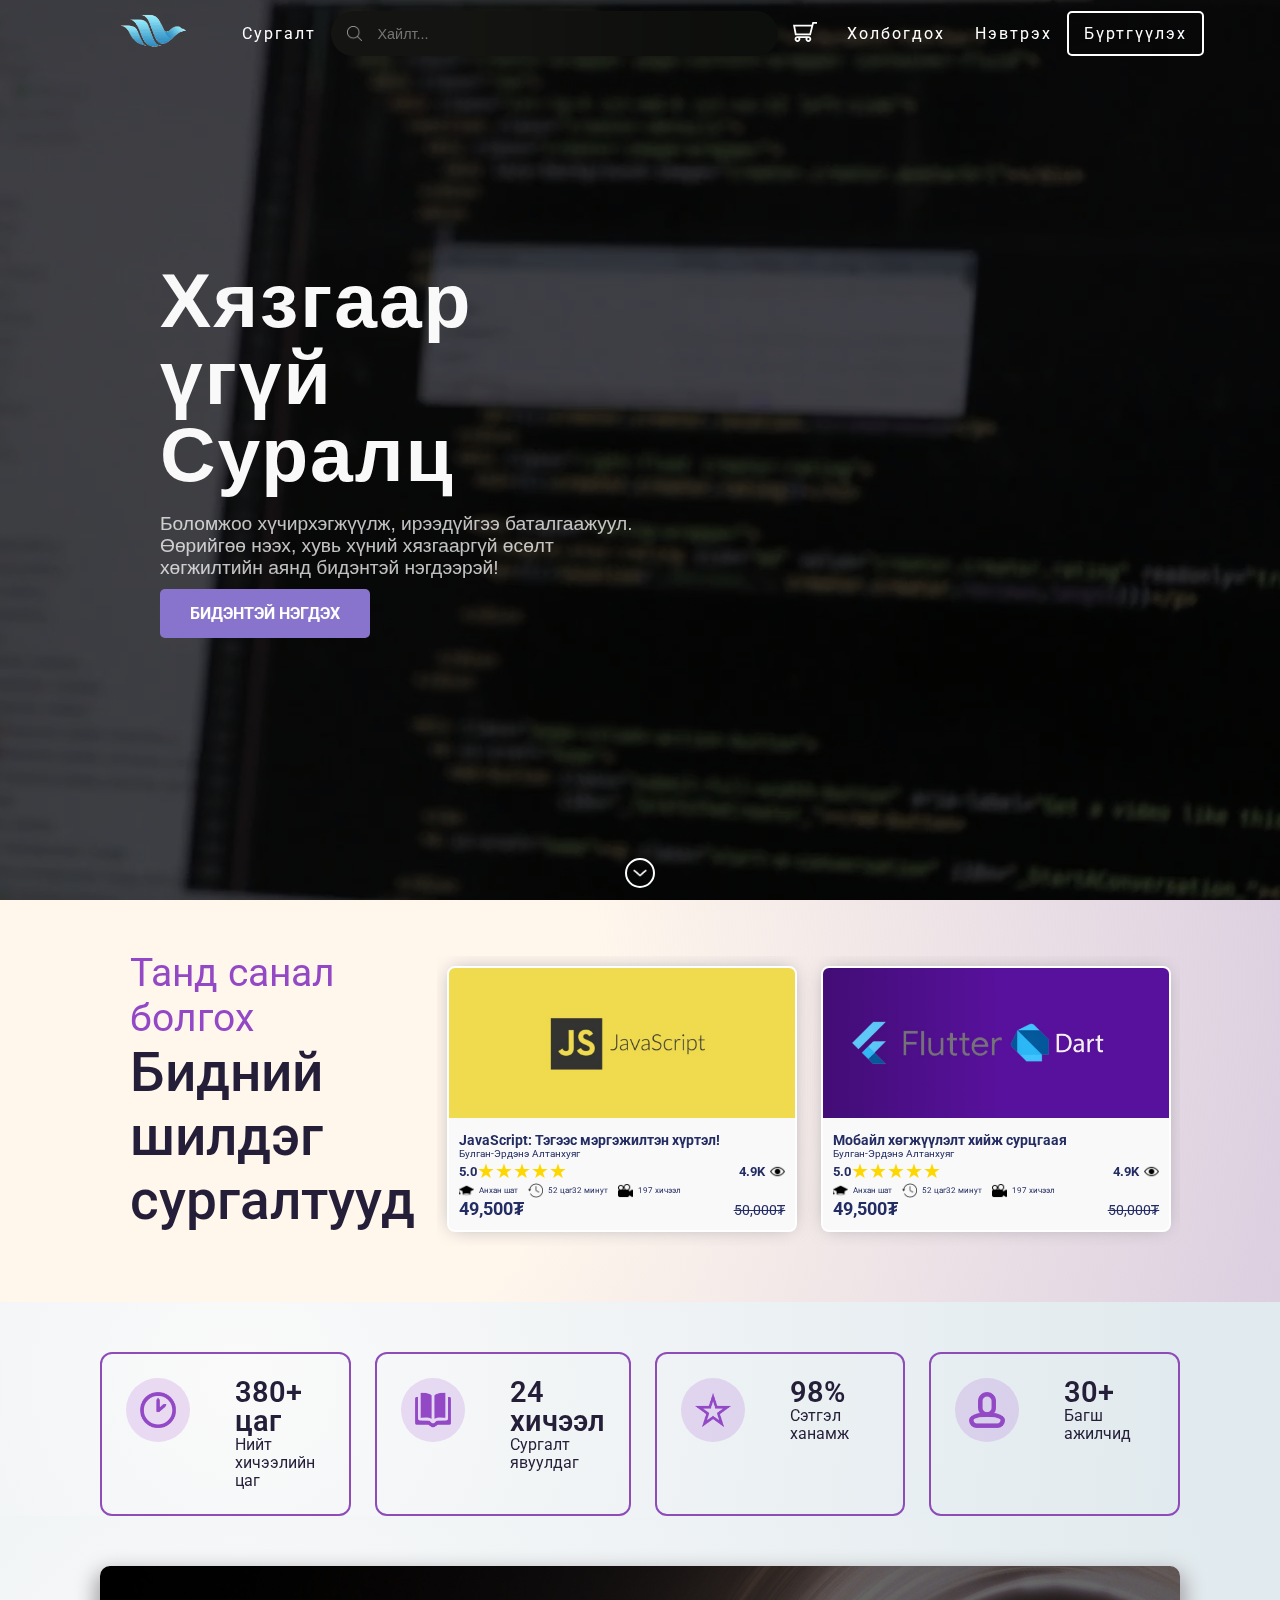
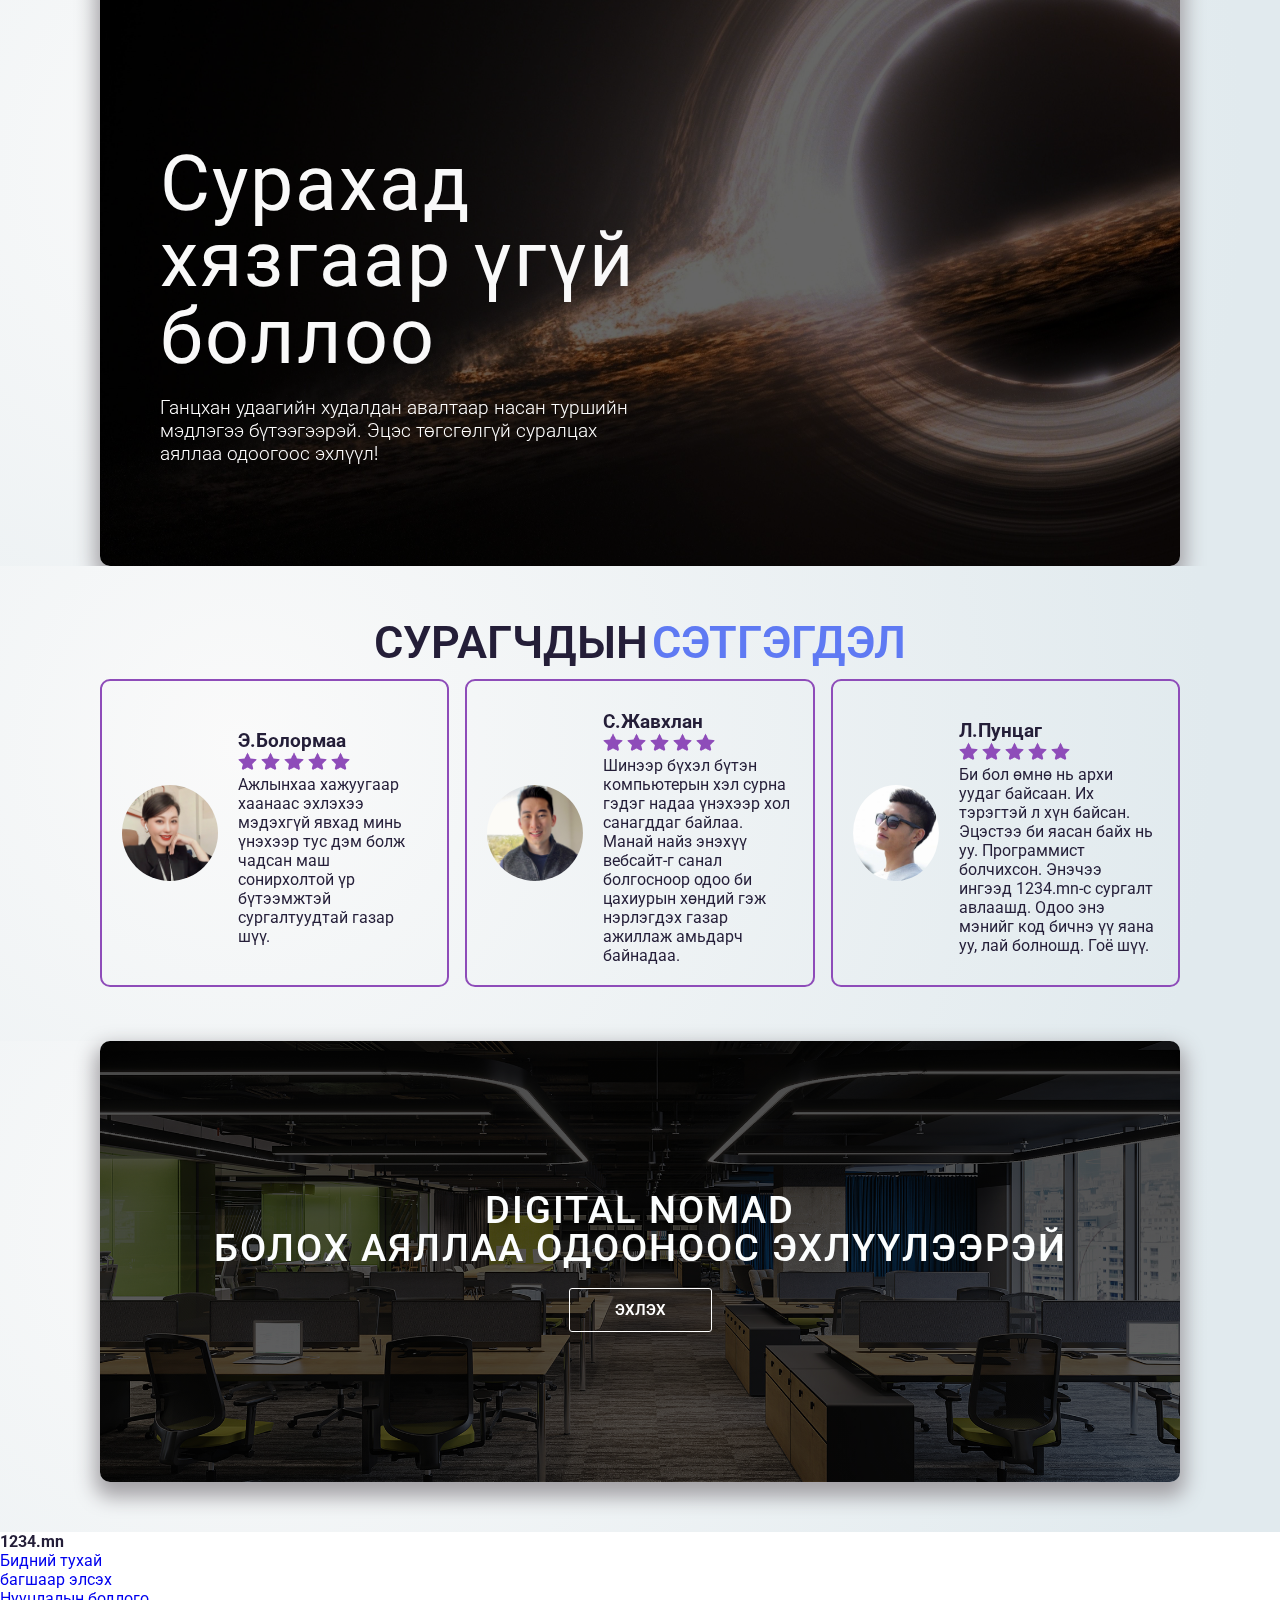
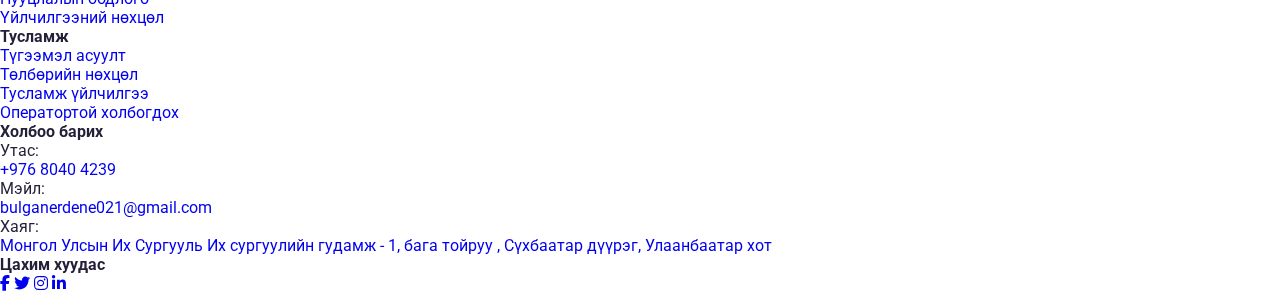
<file: index.html>
<!DOCTYPE html>
<html lang="en">
<head>
    <meta charset="UTF-8">
    <meta name="keywords" content="online courses, e-learning, education, skill development">
    <meta name="description" content="Explore a wide range of online courses on various subjects. Learn from experts and enhance your skills.">
    <meta name="viewport" content="width=device-width, initial-scale=1.0">
    <link rel="preconnect" href="https://fonts.googleapis.com">
    <link rel="preconnect" href="https://fonts.gstatic.com" crossorigin>
    <link rel="stylesheet" href="https://cdnjs.cloudflare.com/ajax/libs/font-awesome/6.4.2/css/all.min.css">
    <link href="https://fonts.googleapis.com/css2?family=Caveat&family=Roboto:wght@100;300;400;500;700&display=swap" rel="stylesheet">
    <link rel="stylesheet" href="./css/style.css">
    <script src="./js/script.js" defer></script>
    <script src="./js/header.js"></script>
    <title>1234.mn | Нүүр Хуудас</title>
</head>
<body>
    <header class="nav-bar">
        <ul class="navigation-list">
            <li class="logo-list"><a href="#"><img src="./icons/images.png" alt="logo" class="logo"></a></li>
            <li class="category"><a href="#">Сургалт</a></li>
            <li class="search-bar">
                <img src="./icons/search.png" alt="search-icon" height="15px">
                <input type="search" placeholder="Хайлт...">
            </li>
            <li class="cart"><a href="#"><img src="./icons/shopping-cart-outline-svgrepo-com.svg" alt="cart"></a></li>
            <li class="company-info"><a href="#">Холбогдох</a></li>
            <li class="login"><a href="#">Нэвтрэх</a></li>
            <li class="signup"><a href="#">Бүртгүүлэх</a></li>
        </ul>
      </header>
    <main>
        <section class="home">
            <video autoplay loop muted plays-inline class="background-clip">
                <source src="./img/SnapSave.io-The Programming _ Background Video HD-(1080p).mp4">
            </video>
            <div class="home-content">
                <h1>Хязгаар үгүй<br>Суралц</h1>
                <p class="home-p">Боломжоо хүчирхэгжүүлж, ирээдүйгээ баталгаажуул. Өөрийгөө нээх, хувь хүний хязгааргүй өсөлт хөгжилтийн аянд бидэнтэй нэгдээрэй!</p>
                <a class="home-button" href="authenticator.html">БИДЭНТЭЙ НЭГДЭХ</a>
            </div>
            <div class="scrolldown-circle">
                <img src="./icons/arrow-down.png" alt="downarrow" class="down-arrow">
            </div>
        </section>
        <section class="rec-courses">
            <div class="rec-courses-title">
                <h3>Танд санал болгох</h3>
                <h1>Бидний шилдэг сургалтууд</h1>
            </div>
            <div class="rec-courses-holder">
                <article class="course" draggable="false">
                    <a href="course.html" draggable="false">
                        <div class="course-thumbnail-holder">
                            <img src="./img/js.jpg" alt="thumbnail" draggable="false">
                        </div>
                        <div class="course-content-holder">
                            <div class="course-title-holder">
                                <strong class="course-title">JavaScript: Тэгээс мэргэжилтэн хүртэл!</strong>
                                <div class="author">
                                    <span class="course-instructor-first-name">Булган-Эрдэнэ</span>
                                    <span class="course-instructor-last-name">Алтанхуяг</span>
                                </div>
                            </div>
                            <div class="course-rating-holder">
                                <span class="course-rating-section">
                                    <div class="course-rating-index">
                                        <strong>5.0 </strong>
                                    </div>
                                    <div class="ratings">
                                        <ul class="stars" data-rating="5">
                                            <li class="star" data-value="1">★</li>
                                            <li class="star" data-value="2">★</li>
                                            <li class="star" data-value="3">★</li>
                                            <li class="star" data-value="4">★</li>
                                            <li class="star" data-value="5">★</li>
                                        </ul>
                                    </div>
                                </span>
                                <span class="course-viewer-section">
                                    <strong>4.9K</strong>
                                    <img class="views-icon" src="./icons/v130_321.png" alt="viewer-icon" height="15px" width="15px">
                                </span>
                            </div>
                            <div class="content-holder">
                                <span class="course-level-holder">
                                    <img class="course-level-icon" src="./icons/46396.png" alt="course-level" height="15px" width="15px">
                                    <p class="course-level">Анхан шат</p>
                                </span>
                                <span class="course-term-holder">
                                    <img class="course-term-icon" src="./icons/v130_310.png" alt="term of study" height="15px" width="15px">
                                    <p class="course-term-hours">52 цаг</p>
                                    <p class="course-term-minutes">32 минут</p>
                                </span>
                                <span class="course-subject-holder">
                                    <img class="course-subject-icon" src="./icons/v130_317.png" alt="subject-icon" height="15px" width="15px">
                                    <p class="course-subject">197 хичээл</p>
                                </span>
                            </div>
                            <div class="course-price-holder">
                                <div class="price-holder">
                                    <span class="price">49,500₮</span>
                                    <span class="sale">50,000₮</span>
                                </div>
                            </div>
                        </div>
                    </a>
                    <div class="cart-container"><a class="add-to-cart">САГСАНД ХИЙХ</a></div>
                </article>
                <article class="course" draggable="false">
                    <a href="course.html" draggable="false">
                        <div class="course-thumbnail-holder">
                            <img src="./img/mobile.jpg" alt="thumbnail" draggable="false">
                        </div>
                        <div class="course-content-holder">
                            <div class="course-title-holder">
                                <strong class="course-title">Мобайл хөгжүүлэлт хийж сурцгаая</strong>
                                <div class="author">
                                    <span class="course-instructor-first-name">Булган-Эрдэнэ</span>
                                    <span class="course-instructor-last-name">Алтанхуяг</span>
                                </div>
                            </div>
                            <div class="course-rating-holder">
                                <span class="course-rating-section">
                                    <div class="course-rating-index">
                                        <strong>5.0 </strong>
                                    </div>
                                    <div class="ratings">
                                        <ul class="stars" data-rating="5">
                                            <li class="star" data-value="1">★</li>
                                            <li class="star" data-value="2">★</li>
                                            <li class="star" data-value="3">★</li>
                                            <li class="star" data-value="4">★</li>
                                            <li class="star" data-value="5">★</li>
                                        </ul>
                                    </div>
                                </span>
                                <span class="course-viewer-section">
                                    <strong>4.9K</strong>
                                    <img class="views-icon" src="./icons/v130_321.png" alt="viewer-icon" height="15px" width="15px">
                                </span>
                            </div>
                            <div class="content-holder">
                                <span class="course-level-holder">
                                    <img class="course-level-icon" src="./icons/46396.png" alt="course-level" height="15px" width="15px">
                                    <p class="course-level">Анхан шат</p>
                                </span>
                                <span class="course-term-holder">
                                    <img class="course-term-icon" src="./icons/v130_310.png" alt="term of study" height="15px" width="15px">
                                    <p class="course-term-hours">52 цаг</p>
                                    <p class="course-term-minutes">32 минут</p>
                                </span>
                                <span class="course-subject-holder">
                                    <img class="course-subject-icon" src="./icons/v130_317.png" alt="subject-icon" height="15px" width="15px">
                                    <p class="course-subject">197 хичээл</p>
                                </span>
                            </div>
                            <div class="course-price-holder">
                                <div class="price-holder">
                                    <span class="price">49,500₮</span>
                                    <span class="sale">50,000₮</span>
                                </div>
                            </div>
                        </div>
                    </a>
                    <div class="cart-container"><a class="add-to-cart">САГСАНД ХИЙХ</a></div>
                </article>
                <article class="course" draggable="false">
                    <a href="course.html" draggable="false">
                        <div class="course-thumbnail-holder">
                            <img src="./img/python.png" alt="thumbnail" draggable="false">
                        </div>
                        <div class="course-content-holder">
                            <div class="course-title-holder">
                                <strong class="course-title">Python: 100 хоногийн bootcamp!</strong>
                                <div class="author">
                                    <span class="course-instructor-first-name">Булган-Эрдэнэ</span>
                                    <span class="course-instructor-last-name">Алтанхуяг</span>
                                </div>
                            </div>
                            <div class="course-rating-holder">
                                <span class="course-rating-section">
                                    <div class="course-rating-index">
                                        <strong>5.0 </strong>
                                    </div>
                                    <div class="ratings">
                                        <ul class="stars" data-rating="5">
                                            <li class="star" data-value="1">★</li>
                                            <li class="star" data-value="2">★</li>
                                            <li class="star" data-value="3">★</li>
                                            <li class="star" data-value="4">★</li>
                                            <li class="star" data-value="5">★</li>
                                        </ul>
                                    </div>
                                </span>
                                <span class="course-viewer-section">
                                    <strong>4.9K</strong>
                                    <img class="views-icon" src="./icons/v130_321.png" alt="viewer-icon" height="15px" width="15px">
                                </span>
                            </div>
                            <div class="content-holder">
                                <span class="course-level-holder">
                                    <img class="course-level-icon" src="./icons/46396.png" alt="course-level" height="15px" width="15px">
                                    <p class="course-level">Анхан шат</p>
                                </span>
                                <span class="course-term-holder">
                                    <img class="course-term-icon" src="./icons/v130_310.png" alt="term of study" height="15px" width="15px">
                                    <p class="course-term-hours">52 цаг</p>
                                    <p class="course-term-minutes">32 минут</p>
                                </span>
                                <span class="course-subject-holder">
                                    <img class="course-subject-icon" src="./icons/v130_317.png" alt="subject-icon" height="15px" width="15px">
                                    <p class="course-subject">197 хичээл</p>
                                </span>
                            </div>
                            <div class="course-price-holder">
                                <div class="price-holder">
                                    <span class="price">49,500₮</span>
                                    <span class="sale">50,000₮</span>
                                </div>
                            </div>
                        </div>
                    </a>
                    <div class="cart-container"><a class="add-to-cart">САГСАНД ХИЙХ</a></div>
                </article>
                <article class="course" draggable="false">
                    <a href="course.html" draggable="false">
                        <div class="course-thumbnail-holder">
                            <img src="./img/db.jpg" alt="thumbnail" draggable="false">
                        </div>
                        <div class="course-content-holder">
                            <div class="course-title-holder">
                                <strong class="course-title">Холбоост өгөгдлийн сангийн дизайн</strong>
                                <div class="author">
                                    <span class="course-instructor-first-name">Булган-Эрдэнэ</span>
                                    <span class="course-instructor-last-name">Алтанхуяг</span>
                                </div>
                            </div>
                            <div class="course-rating-holder">
                                <span class="course-rating-section">
                                    <div class="course-rating-index">
                                        <strong>5.0 </strong>
                                    </div>
                                    <div class="ratings">
                                        <ul class="stars" data-rating="5">
                                            <li class="star" data-value="1">★</li>
                                            <li class="star" data-value="2">★</li>
                                            <li class="star" data-value="3">★</li>
                                            <li class="star" data-value="4">★</li>
                                            <li class="star" data-value="5">★</li>
                                        </ul>
                                    </div>
                                </span>
                                <span class="course-viewer-section">
                                    <strong>4.9K</strong>
                                    <img class="views-icon" src="./icons/v130_321.png" alt="viewer-icon" height="15px" width="15px">
                                </span>
                            </div>
                            <div class="content-holder">
                                <span class="course-level-holder">
                                    <img class="course-level-icon" src="./icons/46396.png" alt="course-level" height="15px" width="15px">
                                    <p class="course-level">Анхан шат</p>
                                </span>
                                <span class="course-term-holder">
                                    <img class="course-term-icon" src="./icons/v130_310.png" alt="term of study" height="15px" width="15px">
                                    <p class="course-term-hours">52 цаг</p>
                                    <p class="course-term-minutes">32 минут</p>
                                </span>
                                <span class="course-subject-holder">
                                    <img class="course-subject-icon" src="./icons/v130_317.png" alt="subject-icon" height="15px" width="15px">
                                    <p class="course-subject">197 хичээл</p>
                                </span>
                            </div>
                            <div class="course-price-holder">
                                <div class="price-holder">
                                    <span class="price">49,500₮</span>
                                    <span class="sale">50,000₮</span>
                                </div>
                            </div>
                        </div>
                    </a>
                    <div class="cart-container"><a class="add-to-cart">САГСАНД ХИЙХ</a></div>
                </article>
                <article class="course" draggable="false">
                    <a href="course.html" draggable="false">
                        <div class="course-thumbnail-holder">
                            <img src="./img/OOP.jpg" alt="thumbnail" draggable="false">
                        </div>
                        <div class="course-content-holder">
                            <div class="course-title-holder">
                                <strong class="course-title">Объект хандалтат программчлал</strong>
                                <div class="author">
                                    <span class="course-instructor-first-name">Булган-Эрдэнэ</span>
                                    <span class="course-instructor-last-name">Алтанхуяг</span>
                                </div>
                            </div>
                            <div class="course-rating-holder">
                                <span class="course-rating-section">
                                    <div class="course-rating-index">
                                        <strong>5.0 </strong>
                                    </div>
                                    <div class="ratings">
                                        <ul class="stars" data-rating="5">
                                            <li class="star" data-value="1">★</li>
                                            <li class="star" data-value="2">★</li>
                                            <li class="star" data-value="3">★</li>
                                            <li class="star" data-value="4">★</li>
                                            <li class="star" data-value="5">★</li>
                                        </ul>
                                    </div>
                                </span>
                                <span class="course-viewer-section">
                                    <strong>4.9K</strong>
                                    <img class="views-icon" src="./icons/v130_321.png" alt="viewer-icon" height="15px" width="15px">
                                </span>
                            </div>
                            <div class="content-holder">
                                <span class="course-level-holder">
                                    <img class="course-level-icon" src="./icons/46396.png" alt="course-level" height="15px" width="15px">
                                    <p class="course-level">Анхан шат</p>
                                </span>
                                <span class="course-term-holder">
                                    <img class="course-term-icon" src="./icons/v130_310.png" alt="term of study" height="15px" width="15px">
                                    <p class="course-term-hours">52 цаг</p>
                                    <p class="course-term-minutes">32 минут</p>
                                </span>
                                <span class="course-subject-holder">
                                    <img class="course-subject-icon" src="./icons/v130_317.png" alt="subject-icon" height="15px" width="15px">
                                    <p class="course-subject">197 хичээл</p>
                                </span>
                            </div>
                            <div class="course-price-holder">
                                <div class="price-holder">
                                    <span class="price">49,500₮</span>
                                    <span class="sale">50,000₮</span>
                                </div>
                            </div>
                        </div>
                    </a>
                    <div class="cart-container"><div class="cart-container"><a class="add-to-cart">САГСАНД ХИЙХ</a></div></div>
                </article>
                <article class="course" draggable="false">
                    <a href="course.html" draggable="false">
                        <div class="course-thumbnail-holder">
                            <img src="./img/algo.jpg" alt="thumbnail" draggable="false">
                        </div>
                        <div class="course-content-holder">
                            <div class="course-title-holder">
                                <strong class="course-title">Өгөгдлийн бүтэц ба Алгоритм</strong>
                                <div class="author">
                                    <span class="course-instructor-first-name">Булган-Эрдэнэ</span>
                                    <span class="course-instructor-last-name">Алтанхуяг</span>
                                </div>
                            </div>
                            <div class="course-rating-holder">
                                <span class="course-rating-section">
                                    <div class="course-rating-index">
                                        <strong>5.0 </strong>
                                    </div>
                                    <div class="ratings">
                                        <ul class="stars" data-rating="5">
                                            <li class="star" data-value="1">★</li>
                                            <li class="star" data-value="2">★</li>
                                            <li class="star" data-value="3">★</li>
                                            <li class="star" data-value="4">★</li>
                                            <li class="star" data-value="5">★</li>
                                        </ul>
                                    </div>
                                </span>
                                <span class="course-viewer-section">
                                    <strong>4.9K</strong>
                                    <img class="views-icon" src="./icons/v130_321.png" alt="viewer-icon" height="15px" width="15px">
                                </span>
                            </div>
                            <div class="content-holder">
                                <span class="course-level-holder">
                                    <img class="course-level-icon" src="./icons/46396.png" alt="course-level" height="15px" width="15px">
                                    <p class="course-level">Анхан шат</p>
                                </span>
                                <span class="course-term-holder">
                                    <img class="course-term-icon" src="./icons/v130_310.png" alt="term of study" height="15px" width="15px">
                                    <p class="course-term-hours">52 цаг</p>
                                    <p class="course-term-minutes">32 минут</p>
                                </span>
                                <span class="course-subject-holder">
                                    <img class="course-subject-icon" src="./icons/v130_317.png" alt="subject-icon" height="15px" width="15px">
                                    <p class="course-subject">197 хичээл</p>
                                </span>
                            </div>
                            <div class="course-price-holder">
                                <div class="price-holder">
                                    <span class="price">49,500₮</span>
                                    <span class="sale">50,000₮</span>
                                </div>
                            </div>
                        </div>
                    </a>
                    <div class="cart-container"><div class="cart-container"><a class="add-to-cart">САГСАНД ХИЙХ</a></div></div>
                </article>
            </div>
        </section>
        <section class="statistics">
            <div class="stat-container">
                <article class="stat">
                    <div class="stat-icon">
                        <img src="./icons/time-8-xxl.png" alt="time_icon">
                    </div>
                    <div class="stat-text">
                        <h4>380+ цаг</h4>
                        <p>Нийт хичээлийн цаг</p>
                    </div>
                </article>
                <article class="stat">
                    <div class="stat-icon">
                        <img src="./icons/literature-xxl.png" alt="course-icon">
                    </div>
                    <div class="stat-text">
                        <h4>24 хичээл</h4>
                        <p>Сургалт явуулдаг</p>
                    </div>
                </article>
                <article class="stat">
                    <div class="stat-icon">
                        <img src="./icons/star-4-xxl.png" alt="rev)icon">
                    </div>
                    <div class="stat-text">
                        <h4>98%</h4>
                        <p>Сэтгэл ханамж</p>
                    </div>
                </article>
                <article class="stat">
                    <div class="stat-icon">
                        <img src="./icons/user-6-xxl.png" alt="user_icon">
                    </div>
                    <div class="stat-text">
                        <h4>30+</h4>
                        <p>Багш ажилчид</p>
                    </div>
                </article>
            </div>
        </section>
        <section class="carousel">
            <div class="carousel_inner carousel__fade">
               <article class="carousel_item carousel_item__active">
                  <img src="./img/slider1.jpg" alt="" class="carousel_img" draggable="false">
                  <div class="carousel_caption-1">
                    <h1>Сурахад хязгаар үгүй боллоо</h1>
                    <p>Ганцхан удаагийн худалдан авалтаар насан туршийн мэдлэгээ бүтээгээрэй. Эцэс төгсгөлгүй суралцах аяллаа одоогоос эхлүүл!</p>
                  </div>
               </article>
               <article class="carousel_item">
                  <img src="./img/slider3.jpg" alt="" class="carousel_img drag" draggable="false">
                  <div class="carousel_caption-2">
                    <h1>Боловсролын шилдэг мэргэжилтнүүд</h1>
                    <p>Манай сургалтуудыг шилдэг их дээд сургуулиудад багшилдаг, олон жилийн арвин туршлагатай онцгой багш нар зааж байна.</p>
                  </div>
               </article>
               <article class="carousel_item">
                  <img src="./img/slider2.jpg" alt="" class="carousel_img" draggable="false">
                  <div class="carousel_caption-3">
                    <h1>НАСАН ТУРШИЙН БАТАЛГААГ ЗӨВХӨН ТАНД</h1>
                    <p>Бид таны амжилтад чин сэтгэлээсээ хандан, олж авсан мэдлэг бүрийг тань батлах сертификат олгох болно.</p>
                  </div>
               </article>
            </div>
        </section>
        <section class="testimonials">
            <div class="testim-header">
                <span class="test-left">СУРАГЧДЫН</span>
                <span class="test-right">СЭТГЭГДЭЛ</span>
            </div>
            <div class="testim-row">
                <article class="testim-col">
                    <img src="./img/rev-prof1.jpg" alt="rev-prof1">
                    <div class="testim-container">
                        <h3 class="user-name">Э.Болормаа</h3>
                        <div class="star-container">
                            <img src="./icons/star-2-xxl.png" alt="star-2-xxl" class="testim-star">
                            <img src="./icons/star-2-xxl.png" alt="star-2-xxl" class="testim-star">
                            <img src="./icons/star-2-xxl.png" alt="star-2-xxl" class="testim-star">
                            <img src="./icons/star-2-xxl.png" alt="star-2-xxl" class="testim-star">
                            <img src="./icons/star-2-xxl.png" alt="star-2-xxl" class="testim-star">
                        </div>
                        <p class="user-review">
                            Ажлынхаа хажуугаар хаанаас эхлэхээ мэдэхгүй явхад минь үнэхээр тус дэм болж чадсан маш сонирхолтой үр бүтээмжтэй сургалтуудтай газар шүү.
                        </p>
                    </div>
                </article>
                <article class="testim-col">
                    <img src="./img/rev-prof2.jpg" alt="rev-prof1">
                    <div class="testim-container">
                        <h3 class="user-name">С.Жавхлан</h3>
                        <div class="star-container">
                            <img src="./icons/star-2-xxl.png" alt="star-2-xxl" class="testim-star">
                            <img src="./icons/star-2-xxl.png" alt="star-2-xxl" class="testim-star">
                            <img src="./icons/star-2-xxl.png" alt="star-2-xxl" class="testim-star">
                            <img src="./icons/star-2-xxl.png" alt="star-2-xxl" class="testim-star">
                            <img src="./icons/star-2-xxl.png" alt="star-2-xxl" class="testim-star">
                        </div>
                        <p class="user-review">
                            Шинээр бүхэл бүтэн компьютерын хэл сурна гэдэг надаа үнэхээр хол санагддаг байлаа. Манай найз энэхүү вебсайт-г санал болгосноор одоо би цахиурын хөндий гэж нэрлэгдэх газар ажиллаж амьдарч байнадаа.
                        </p>
                    </div>
                </article>
                <article class="testim-col">
                    <img src="./img/rev-prof3.jpg" alt="rev-prof1">
                    <div class="testim-container">
                        <h3 class="user-name">Л.Пунцаг</h3>
                        <div class="star-container">
                            <img src="./icons/star-2-xxl.png" alt="star-2-xxl" class="testim-star">
                            <img src="./icons/star-2-xxl.png" alt="star-2-xxl" class="testim-star">
                            <img src="./icons/star-2-xxl.png" alt="star-2-xxl" class="testim-star">
                            <img src="./icons/star-2-xxl.png" alt="star-2-xxl" class="testim-star">
                            <img src="./icons/star-2-xxl.png" alt="star-2-xxl" class="testim-star">
                        </div>
                        <p class="user-review">
                            Би бол өмнө нь архи уудаг байсаан. Их тэрэгтэй л хүн байсан. Эцэстээ би яасан байх нь уу. Программист болчихсон. Энэчээ ингээд 1234.mn-с сургалт авлаашд. Одоо энэ мэнийг код бичнэ үү яана уу, лай болношд. Гоё шүү.
                        </p>
                    </div>
                </article>
            </div>
        </section>
        <section class="about-us">
            <div class="about-us-container">
                <h1>DIGITAL NOMAD <br> БОЛОХ АЯЛЛАА ОДООНООС ЭХЛҮҮЛЭЭРЭЙ</h1>
                <a class="about-us-button">ЭХЛЭХ</a>
            </div>
        </section>
    </main>
    <footer class="footer">
        <div class="container">
            <div class="row">
                <div class="footer-col">
                    <h4>1234.mn</h4>
                    <ul>
                        <li><a href="#">Бидний тухай</a></li>
                        <li><a href="#">багшаар элсэх</a></li>
                        <li><a href="#">Нууцлалын бодлого</a></li>
                        <li><a href="#">Үйлчилгээний нөхцөл</a></li>
                    </ul>
                </div>
                <div class="footer-col">
                    <h4>Тусламж</h4>
                    <ul>
                        <li><a href="#">Түгээмэл асуулт</a></li>
                        <li><a href="#">Төлбөрийн нөхцөл</a></li>
                        <li><a href="#">Тусламж үйлчилгээ</a></li>
                        <li><a href="#">Оператортой холбогдох</a></li>
                    </ul>
                </div>
                <div class="footer-col">
                    <h4>Холбоо барих</h4>
                    <ul>
                        <li>
                            <p>Утас:</p>
                            <a href="tel:+97680404239">+976 8040 4239</a>
                        </li>
                        <li>
                            <p>Мэйл:</p>
                            <a href="mailto:bulganerdene021@gmail.com">bulganerdene021@gmail.com</a>
                        </li>
                        <li>
                            <p>Хаяг:</p>
                            <a href="#">Монгол Улсын Их Сургууль
                                Их сургуулийн гудамж - 1, бага тойруу , Сүхбаатар дүүрэг, Улаанбаатар хот</a>
                        </li>
                    </ul>
                </div>
                <div class="footer-col">
                    <h4>Цахим хуудас</h4>
                    <div class="social-links">
                        <a href="#"><i class="fab fa-facebook-f"></i></a>
                        <a href="#"><i class="fab fa-twitter"></i></a>
                        <a href="#"><i class="fab fa-instagram"></i></a>
                        <a href="#"><i class="fab fa-linkedin-in"></i></a>
                    </div>
                </div>
            </div>
        </div>
   </footer>
</body>
</html>
</file>
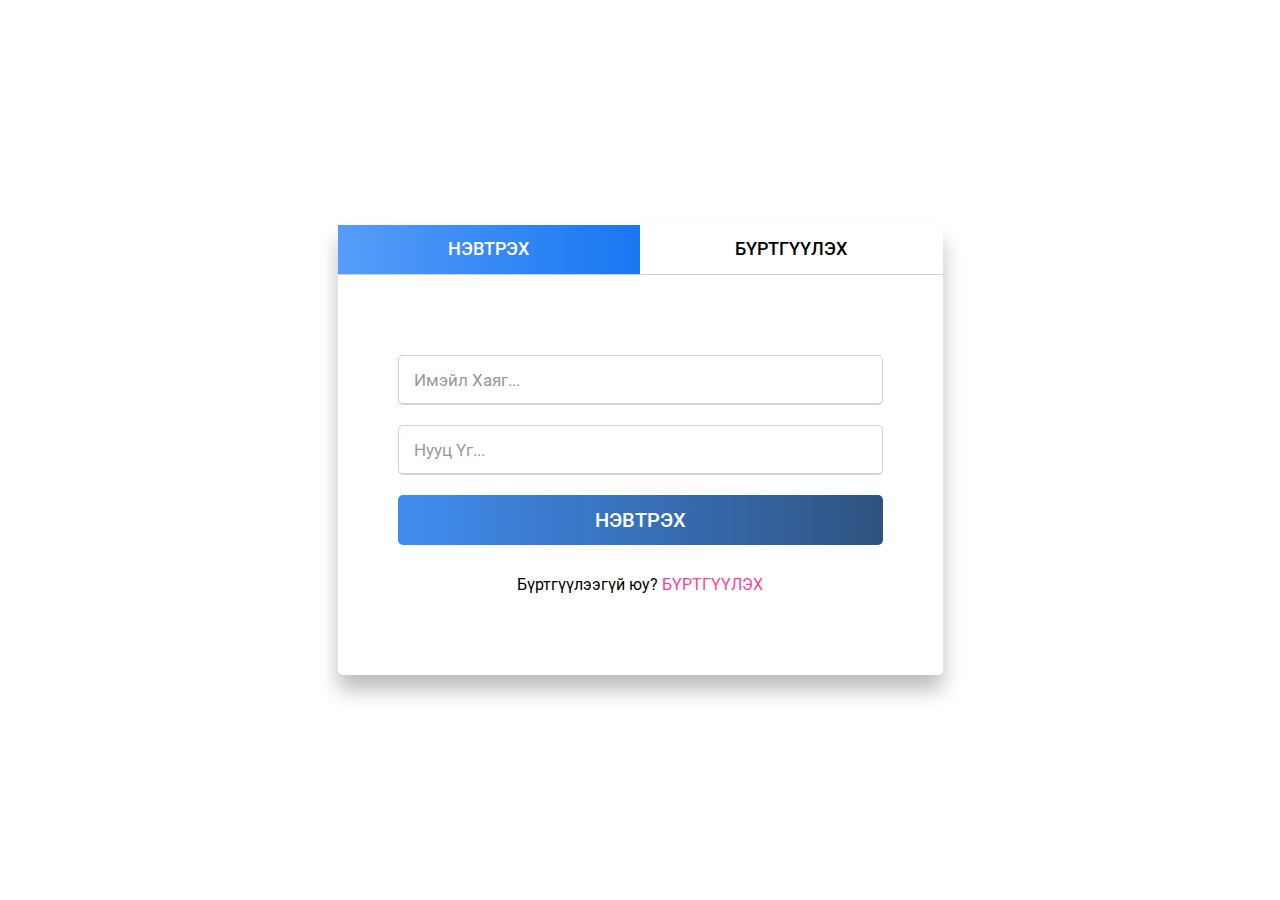
<file: authenticator.html>
<!DOCTYPE html>
<html lang="en">
<head>
    <meta charset="UTF-8">
    <meta name="viewport" content="width=device-width, initial-scale=1.0">
    <link rel="preconnect" href="https://fonts.googleapis.com">
    <link rel="preconnect" href="https://fonts.gstatic.com" crossorigin>
    <link rel="stylesheet" href="https://cdnjs.cloudflare.com/ajax/libs/font-awesome/6.4.2/css/all.min.css">
    <link href="https://fonts.googleapis.com/css2?family=Caveat&family=Roboto:wght@300;400;500;700&display=swap" rel="stylesheet">
    <link rel="stylesheet" href="./css/auth-style.css">
    <title>Бүртгүүлэх</title>
</head>
<body>
    <div class="aut-container">
        <div class="slide-controls">
            <input type="radio" name="slide" id="login" checked>
            <input type="radio" name="slide" id="signup">
            <label for="login" class="slide login">НЭВТРЭХ</label>
            <label for="signup" class="slide signup">БҮРТГҮҮЛЭХ</label>
            <div class="slider-tab"></div>
        </div>
        <div class="wrapper">
        <div class="form-container">
            <div class="form-inner">
                <form action="#" class="login">
                    <div class="field">
                    <input type="text" placeholder="Имэйл Хаяг..." required>
                    </div>
                    <div class="field">
                    <input type="password" placeholder="Нууц Үг..." required>
                    </div>
                    <div class="field btn">
                    <div class="btn-layer"></div>
                    <input type="submit" value="НЭВТРЭХ">
                    </div>
                    <div class="signup-link">
                    Бүртгүүлээгүй юу? <a href="">БҮРТГҮҮЛЭХ</a>
                    </div>
                </form>
                <form action="#" class="signup">
                    <div class="field">
                    <input type="text" placeholder="Имэйл Хаяг..." required>
                    </div>
                    <div class="field">
                    <input type="password" placeholder="Нууц Үг..." required>
                    </div>
                    <div class="field">
                    <input type="password" placeholder="Нууц Үг..." required>
                    </div>
                    <div class="field btn">
                    <div class="btn-layer"></div>
                    <input type="submit" value="БҮРТГҮҮЛЭХ">
                    </div>
                </form>
            </div>
        </div>
        </div>
    </div>
    <script src="./js/auth.js"></script>
 </body>
</html>
</file>
<file: css/style.css>
html{
    font-size: 100%;
}
* {
    box-sizing: border-box;
    margin: 0;
    padding: 0;
}

.logo {
    width: 120px;
}
body {
    background-color: hsl(0, 0%, 100%);
    color: hsl(252, 30%, 17%);
    font-family: 'Roboto', sans-serif;
    font-size: 1rem;
    font-weight: 400;
}
.search-bar {
    backdrop-filter: blur(100px);
    border-radius: 2rem;
    padding: 0.6rem 1rem;
    transition: ease 0.6s;
}
.search-bar input[type="search"] {
    background: transparent;
    border: 0px solid;
    width: 30vw;
    margin-left: 1rem;
    font-size: 0.9rem;
    color: hsl(0, 0%, 100%);
}
.navigation-list li {
    display: flex;
    align-items: center;
    justify-content: center;
}
.company-info button{
    background: transparent;
    border: 0px solid;
}

textarea:focus, input:focus{
    outline: none;
}
header {
    position: fixed;
    top: 0;
    left: 0;
    width: 100%;
    display: flex;
    justify-content: space-between;
    align-items: center;
    transition: 0.6s;

}
header .logo {
    position: relative;
    font-weight: 700;
    color: #ffffff;
    text-decoration: none;
    font-size: 2em;
    text-transform: uppercase;
    letter-spacing: 2px;
    transition: 0.6s;
}
header ul li {
    position: relative;
    list-style: none;
}
header ul li a{
    position: relative;
    margin: 0 15px;
    text-decoration: none;
    color: #ffffff;
    letter-spacing: 2px;
    font-weight: 500px;
    transition: 0.6s;
}
.nav-bar {
    background: transparent;
    width: 100%;
    display: flex;
    align-items: center;
    justify-content: center;
    padding: 0.7rem 0;
    position: fixed;
    z-index: 10;
}
.nav-bar ul {
    padding-left: 80px;
    padding-right: 80px;
    display: flex;
    justify-content: center;
    width: 100%;
}
.navigation-list li{
    width: 100%;
}
.navigation-list ul li {
    padding: 10px 30px;
}
header.sticky{
    padding: 5px 10px;
    background: #ffffff;
    filter: drop-shadow(0 -5px 5px #000000);
}
header.sticky .logo,
header.sticky ul li a {
    color:#000000;
}
header.sticky .search-bar {
    background-color: hsl(252,30%,95%);
}
header.sticky .search-bar  input[type="search"] {
    color: hsl(252, 30%, 17%);
}
.signup {
    border: 2px solid #ffffff;
    border-radius: 5px;
    transition: ease 0.3s;
}
.nav-bar ul li a:hover {
    transform: scale(1.03);
}

.nav-bar ul li a:hover::after{
    color: #ffffff;
}
section {
    padding-left: 100px;
    padding-right: 100px;
    padding-top: 50px;
    padding-bottom: 50px;
}
.background-clip {
    position: absolute;
    right: 0;
    bottom: 0;
    z-index: -1;
}
header.sticky .cart img{
    filter: brightness(1) invert(0);
    transition: ease 0.6s;
}
.cart img {
    filter: brightness(0) invert(1);
    width: 24px;
  }
.home {
    width: 100%;
    height: 100vh;
    background-color: rgba(0, 0, 0, 0.65);
    background-position: center;
    display: grid;
    grid-template-columns: repeat(1, 1fr);
    align-items: center;
}
.home-content {
    width: 50%;
    padding-left: 60px;
}
.home-content h1{
    font-size:  4.8rem;
    line-height: 1;
    color: #f9f9f9;
    font-family: 'Roboto-Bold', sans-serif;
    letter-spacing: 2px;
    margin-bottom: 20px;
}
.home-content p {
    color: #ffffffbf;
    font-size: 1.2rem;
    font-family: 'Roboto-Light', sans-serif;
    font-weight: 100;
}
.home-button {
    display: inline-block;
    margin-top: 10px;
    font-size: 1rem;
    font-weight: 700;
    padding: 15px 30px;
    background: hsl(253, 47%, 63%);
    color: #ffffff;
    border-radius: 5px;
    transition: ease .40s;
}
.home-button:hover {
    background: hsl(253, 36%, 69%);
    transform: scale(1.03);
}
.scrolldown-circle{
    display: flex;
    position: absolute;
    top: 97%;
    left: 50%;
    transform: translate(-50%,-50%);
    border: 2px solid #ffffff;
    border-radius: 50%;
    width: 30px;
    height: 30px;
    line-height: 100px;
    overflow: hidden;
}
.scrolldown-circle .down-arrow {
    filter: brightness(0) invert(1);
    width: 50px;
    margin: 0;
    padding: 0;
    animation: animate 1.87s linear infinite;
}
@keyframes animate{
    0%{
        transform: translateY(-50px);

    }
    20%{
        transform: translateY(0px);
    }
    40%{
        transform: translateY(0px);
    }
    60%{
        transform: translateY(0px);
    }
    100%{
        transform: translateY(100px);
    }
}
.testim-row {
    margin-top: 5%;
    display: flex;
    justify-content: space-between;
    gap: 1rem;
}

.testimonials {
    padding-bottom: 0;
    margin: 0;
    text-align: center;
    background: radial-gradient(circle at 18.7% 37.8%, rgb(250, 250, 250) 0%, rgb(225, 234, 238) 90%);
}
.testim-row,
.testim-header {
    margin: 0;
}
.testim-col {
    flex-basis: 48%;
    border-radius: 10px;
    border: 2px solid #8e4cb9;
    margin-bottom: 5%;
    text-align: left;
    padding: 20px;
    cursor: pointer;
    display: flex;
    align-items: center;
}

.testim-col img {
    height: 6rem;
    margin-right: 20px;
    border-radius: 50%;
}

.testim-col .testim-star {
    width: 1.2rem;
    height: 1.2rem;
    margin: 0;
}

.testim-col p {
    margin: 0;
}

.testim-col h3 {
    margin-top: 10px;
    text-align: left;
}
.testim-header{
    padding-bottom: 10px;
}
.testim-header span{
    font-size:  2.8rem;
    text-align: center;
    font-weight: 600;
    margin-bottom: 20px;
}
.test-right {
    color: #5f7af3;
}
.statistics {
    background: radial-gradient(circle at 18.7% 37.8%, rgb(250, 250, 250) 0%, rgb(225, 234, 238) 90%);
    padding-bottom: 0;
}
.stat-container,
.carousel {
    margin: 0;
    padding-bottom: 0;
}
.stat-container {
    grid-column-gap: 24px;
    grid-row-gap: 24px;
    grid-template-rows: auto;
    grid-template-columns: 1fr 1fr 1fr 1fr;
    grid-auto-columns: 1fr;
    display: grid;
}
.stat {
    grid-column-gap: 45px;
    grid-row-gap: 16px;
    border: 2px solid #8e4cb9;
    border-radius: 12px;
    flex-direction: row;
    align-items: flex-start;
    padding: 24px;
    display: flex;
}
.stat-icon {
    display: flex;
    justify-content: center;
    align-items: center;
    background-color: #800ecc21;
    height: 64px;
    width: 64px;
    border-radius: 50%;
    padding: 12px;
}
.stat-icon img {
    height: 36px;
    width: 36px;
}
.stat-text h4 {
    margin-top: 0;
    margin-bottom: 0;
    font-size: 1.8rem;
    font-weight: 600;
    line-height: 100%;
}
.stat-text p {
    margin-bottom: 0;
    font-size: 0.975rem;
}
.stat-text {
    flex-direction: column;
    flex: 1;
    align-items: flex-start;
    display: flex;
}
.instructor {
    margin-top: 100px;
    margin-bottom: 100px;
    display: flex;
    justify-content: center;
    flex-direction: column;

}

  .instructor article {
    justify-content: center;
    align-items: center;
    display: grid;
    grid-template-columns: 500px 500px;
    gap: 20px;
}

.ring {
    position: absolute;
    margin-right: 200px;
    margin-bottom: 90px;
    width: 346px;
    height: 346px;
    border: 7px solid red;
    border-radius: 50%;
    z-index: -1;
}

.image-container {
    display: flex;
    justify-content: center;
    align-items: center;

}

.text-content {
    display:grid;
    justify-content: center;
}

.text-content p{
    width: 420px;
    font-size: 1.25rem;
    padding-left: 50px;
    padding-right: 30px;
}

.text-content h2{
    width: 500px;
    font-size: 2.5rem;
}

.text-content h2,
.text-content p {
    margin: 0;
}

.text-content a{
    text-decoration: none;
    margin-top: 30px;
    border-radius: 10px;
    display: flex;
    width: 213px;
    height: 48px;
    justify-content: center;
    align-items: center;
    color: #ffffff;
    background-color: #000000;
}
.course-content-holder{
    font-family: 'Roboto-Bold';
}
.rec-courses{ 
    display: flex;
    justify-content: center;
    align-items: center;
    gap: 15px;
    background: radial-gradient(circle at 10% 20%, rgb(255, 246, 236) 39.5%, rgba(100, 46, 122, 0.23) 100.2%);
}
.rec-courses-title{
    padding-left: 30px;
    display: block;
    justify-content: center;
    align-items: center;
}
.rec-courses-title h3{
    font-size: 2.413rem;
    font-weight: 400;
    color: #9348c5;
}
.rec-courses-title h1{
    font-size: 3.413rem;
    font-weight: 500;

}
.rec-courses-title {
    padding-bottom: 20px;
}
.rec-courses-holder {
    white-space: nowrap;
    overflow: hidden;
    cursor: pointer;
    scroll-snap-type: x mandatory;
    scroll-behavior: smooth;

}
.rec-courses-holder::-webkit-scrollbar {
    display: none;
}
.rec-courses-holder span, 
.rec-courses-holder strong{
    font-family: 'Roboto', sans-serif;
    color: rgb(35, 44, 99);
}
.rec-courses-holder div{
    margin: 0;
}

.rec-courses-holder.dragging{
    scroll-snap-type: none;
    scroll-behavior: auto;
}
.rec-courses-holder.dragging .course {
    cursor: grab;
    user-select: none;
}
.stars {
    display: flex;
    list-style: none;
}
.stars .star {
    color: #ffd700; 
    font-size: 1.25rem; 
}
.course {
    display: inline-block;
    width: 100%;
    max-width: 350px;
    height: auto;
    background-color: #f9f9f9;
    border-radius: 8px;
    border: 2px solid #ffffff;
    overflow: hidden;
    box-shadow: 0 0 20px -5px #a3a1a5;;
    margin: 10px;
    transition: ease 0.2s height; 
    position: relative;
}

.course:not(:hover) {
    height: auto; 
}

.cart-container {
    padding: 5px;
    display: flex;
    align-items: center;
    justify-content: center;
    position: absolute;
    bottom: 0;
    left: 0;
    width: 100%;
    height: 0;
    opacity: 0;
    transition: ease 0.2s;
}

.add-to-cart {
    justify-content: center;
    align-items: center;
    border: 0px solid #ffffff;
    display: inline-block;
    font-size: 1rem;
    font-weight: 700;
    padding: 10px 50px;
    margin: 0;
    background: hsl(253, 47%, 63%);
    color: #ffffff;
    box-shadow: 0 5px 10px 2px rgb(120, 95, 134);
    border-radius: 5px;
    transition: ease 0.2s;
}

.course:hover .cart-container {
    height: auto;
    opacity: 1;
}

.add-to-cart:hover {
    transform: scale(1.03);
}

.course-thumbnail-holder img {
    width: 100%;
    height: 150px;
    object-fit: cover;
}

.course-title-holder strong,
.course-title-holder div {
    margin: 0;
}

.course-content-holder {
    padding: 10px;
}

.course-title {
    display: block;
    margin-bottom: 10px;
    font-size: 0.875rem;
}


.author {
    color: #777;
    font-size: 0.625rem;
}

.course-rating-holder {
    display: flex;
    align-items: center;
    justify-content: space-between;
}

.course-rating-index {
    margin-right: 5px;
}

.ratings {
    display: flex;
}


.course-viewer-section {
    display: flex;
    align-items: center;
    font-size: 0.813rem;
}

.views-icon {
    margin-left: 5px;
}

.content-holder {
    display: flex;
    flex-wrap: wrap;
    gap: 10px;
    margin-top: 10px;
    font-size: 0.5rem;
}

.course-level-holder,
.course-term-holder,
.course-subject-holder {
    display: flex;
    align-items: center;
}

.course-level-icon,
.course-term-icon,
.course-subject-icon {
    margin-right: 5px;
}

.course-price-holder {
    margin-top: 10px;
    font-size: 0.875rem;
}

.price-holder {
    display: flex;
    align-items: baseline;
    justify-content: space-between;
}

.price {
    font-size: 1.125rem;
    font-weight: bold;
    margin-right: 5px;
}

.sale {
    color: #777;
    text-decoration: line-through;
}


.course-rating-section{
    font-size: 0.813rem;
    display: flex;
    justify-content: center;
    align-items: center;
}
a {
    text-decoration: none;
}
.carousel {
    background: radial-gradient(circle at 18.7% 37.8%, rgb(250, 250, 250) 0%, rgb(225, 234, 238) 90%);
}
.carousel_inner{
    height: 600px;
    display: flex;
    border-radius: 10px;
    max-width: 100%;
    margin: 0 auto;
    overflow: hidden;
    box-shadow: 0 10px 20px 5px #a3a1a5;
 }
 
 .carousel_inner::after{
    content: "";
    display: block;
    clear: both;
 }

 .carousel_item {
    justify-content: center;
    align-items: center;
    position: relative;
    box-shadow: 0 1.5rem 3rem -0.75rem hsla(0, 0%, 0%m 0.25);
    float: left;
    display: none;
    max-width: 100%;
    margin-right: -100%;
 }
 
 .carousel_item__active,
 .carousel_item__pos_next{
    display: block;
 }
 
 .carousel_item__pos_next{
    left: 100%;
 }
 
 .carousel_item__next{
    transform: translateX(-100%);
    transition: transform .5s ease-in-out;
 }
 
 .carousel__fade .carousel_item__pos_next{
    left: 0;
    opacity: 0;
 }
 
 .carousel__fade .carousel_item__next{
    transform: none;
    opacity: 1;
    transition: opacity .5s ease-in-out;
 }
 
 .carousel__fade .carousel_item__active.carousel_item__next{
    opacity: 0;
 }
 
 /* carousel */
 .carousel_img{
    display: flex;
    object-fit: cover;
    max-width: 100%;
    filter: brightness(40%);
 }
 .carousel_caption-1 {
    position: absolute;
    flex-direction: column;
    display: flex;
    justify-content: start;
    top: 30%;
    left: 0;

 }
 .carousel_caption-1  {
    width: 50%;
    padding-left: 60px;
}
.carousel_caption-1  h1{
    font-size:  4.8rem;
    line-height: 1;
    color: #f9f9f9;
    font-weight: 400;
    letter-spacing: 2px;
    margin-bottom: 20px;
}
.carousel_caption-1  p {
    color: #ffffff;
    font-size: 1.2rem;
    font-weight: 300;
}
.carousel_caption-2 {
    position: absolute;
    flex-direction: column;
    display: flex;
    justify-content: start;
    top: 30%;
    left: 0;

 }
 .carousel_caption-2  {
    width: 50%;
    padding-left: 60px;
}
.carousel_caption-2  h1{
    font-size:  4.8rem;
    line-height: 1;
    color: #f9f9f9;
    font-weight: 400;
    letter-spacing: 2px;
    margin-bottom: 20px;
}
.carousel_caption-2  p {
    color: #ffffff;
    font-size: 1.2rem;
    font-weight: 300;
}
.carousel_caption-3 {
    position: absolute;
    width: 100%;
    height: 100%;
    justify-content: center;
    align-items: center;
    flex-direction: column;
    padding: 3rem 2.5rem;
    display: flex;
    top: 0;
    left: 0;
    z-index: 1;
 }
.carousel_caption-3  h1{
    font-size:  2.8rem;
    line-height: 1;
    color: #f9f9f9;
    font-weight: 400;
    letter-spacing: 2px;
    margin-bottom: 20px;
}
.carousel_caption-3  p {
    color: #ffffff;
    font-size: 1.2rem;
    font-weight: 300;
}
.about-us {
    background: radial-gradient(circle at 18.7% 37.8%, rgb(250, 250, 250) 0%, rgb(225, 234, 238) 90%);
    padding-top: 0;
}
.about-us-container {
    display: flex;
    flex-direction: column;
    justify-content: center;
    align-items: center;
    background-image: linear-gradient(rgba(0,0,0,0.7),rgba(0,0,0,0.6)),url(../img/abus.jpg);
    background-position: center;
    background-size: cover;
    text-align: center;
    border-radius: 10px;
    padding: 150px 0;
    box-shadow: 0 10px 20px 5px #a3a1a5;
 }
.about-us-container h1{
    font-size:  2.4rem;
    line-height: 1;
    color:  #fcfefe; 
    font-weight: 500;
    letter-spacing: 2px;
    margin-bottom: 20px;
}
.about-us-button {
    display: inline-block;
    text-decoration: none;
    padding: 12px 45px;
    font-size: 15px;
    font-weight: 600;
    border: 1px solid #ffffff;
    background: transparent;
    color: #ffffff;
    cursor: pointer;
    transition: ease 0.3s;
    border-radius: 3px;
}
.about-us-button:hover {
    background-color: #7bc4e6;
    transform: scale(1.03);
}
</file>
<file: css/auth-style.css>
*{
  margin: 0;
  padding: 0;
  box-sizing: border-box;
  font-family: 'Roboto', sans-serif;
}
html,body{
  display: grid;
  height: 100%;
  width: 100%;
  place-items: center;

}
::selection{
  background: #1877F2;
  color: #fff;
}
.aut-container{
  border-radius: 5px;
  box-sizing: border-box;
  box-shadow: 0px 15px 20px rgba(0,0,0,0.26);
}
.wrapper{
  overflow: hidden;
  max-width: 680px;
  background: #fff;
  border-radius: 5px;
  padding: 60px;

}
.slide-controls{
  position: relative;
  display: flex;
  height: 50px;
  max-width: 680px;
  padding-right: -60px;
  overflow: hidden;
  justify-content: space-between;
  border-bottom :1px solid lightgrey; 
}
.slide-controls .slide{
  height: 100%;
  width: 100%;
  color: #fff;
  font-size: 18px;
  font-weight: 500;
  text-align: center;
  line-height: 48px;
  cursor: pointer;
  z-index: 1;
  transition: all 0.6s ease;
}
.slide-controls label.signup{
  color: #000;
}
.slide-controls .slider-tab{
  position: absolute;
  height: 100%;
  width: 50%;
  left: 0;
  z-index: 0;
  background: -webkit-linear-gradient(left, #579df8, #1877F2);
  transition: all 0.6s cubic-bezier(0.68,-0.55,0.265,1.55);
}
input[type="radio"]{
  display: none;
}
#signup:checked ~ .slider-tab{
  left: 50%;
}
#signup:checked ~ label.signup{
  color: #fff;
  cursor: default;
  user-select: none;
}
#signup:checked ~ label.login{
  color: #000;
}
#login:checked ~ label.signup{
  color: #000;
}
#login:checked ~ label.login{
  cursor: default;
  user-select: none;
}
.wrapper .form-container{
  width: 100%;
  overflow: hidden;
}
.form-container .form-inner{
  display: flex;
  width: 200%;
}
.form-container .form-inner form{
  width: 50%;
  transition: all 0.6s cubic-bezier(0.68,-0.55,0.265,1.55);
}
.form-inner form .field{
  height: 50px;
  width: 100%;
  margin-top: 20px;
}
.form-inner form .field input{
  height: 100%;
  width: 100%;
  outline: none;
  padding-left: 15px;
  border-radius: 5px;
  border: 1px solid lightgrey;
  border-bottom-width: 2px;
  font-size: 17px;
  transition: all 0.3s ease;
}
.form-inner form .field input:focus{
  border-color: #fc83bb;
}
.form-inner form .field input::placeholder{
  color: #999;
  transition: all 0.3s ease;
}
form .field input:focus::placeholder{
  color: #b3b3b3;
}
.form-inner form .pass-link{
  margin-top: 5px;
}
.form-inner form .signup-link{
  text-align: center;
  margin-top: 30px;
}
.form-inner form .pass-link a,
.form-inner form .signup-link a{
  color: #fa4299;
  text-decoration: none;
}
.form-inner form .pass-link a:hover,
.form-inner form .signup-link a:hover{
  text-decoration: underline;
}
form .btn{
  height: 50px;
  width: 100%;
  border-radius: 5px;
  position: relative;
  overflow: hidden;
}
form .btn .btn-layer{
  height: 100%;
  width: 300%;
  position: absolute;
  left: -100%;
  background: -webkit-linear-gradient(right, #5b8dce, #2f5381, #408df1, #1877F2);
  border-radius: 5px;
  transition: all 0.4s ease;;
}
form .btn:hover .btn-layer{
  left: 0;
}
form .btn input[type="submit"]{
  height: 100%;
  width: 100%;
  z-index: 1;
  position: relative;
  background: none;
  border: none;
  color: #fff;
  padding-left: 0;
  border-radius: 5px;
  font-size: 20px;
  font-weight: 500;
  cursor: pointer;
}
</file>
